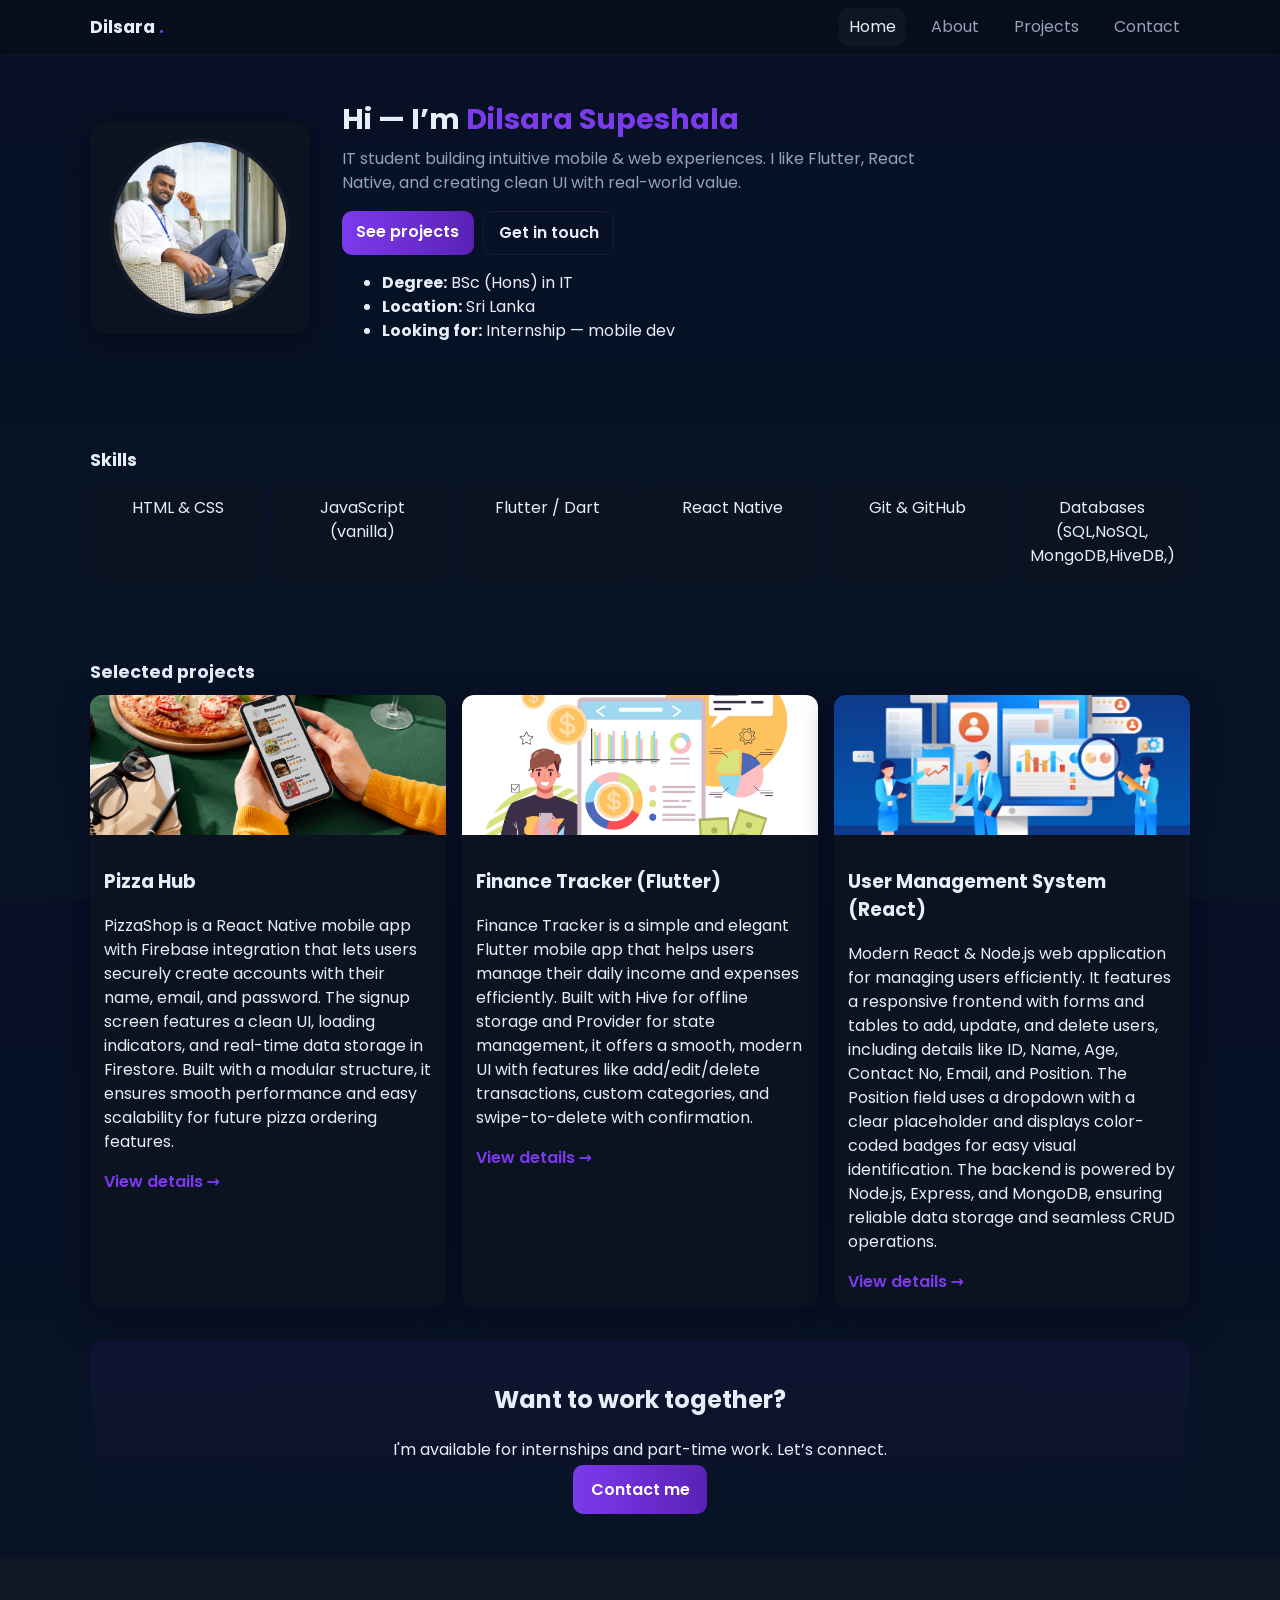
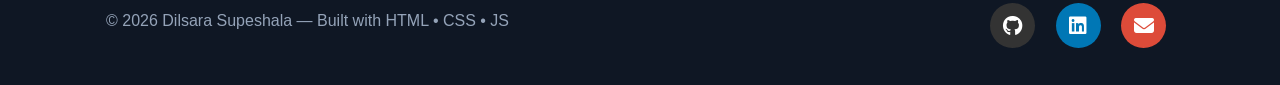
<file: index.html>
<!doctype html>
<html lang="en">
<head>
  <meta charset="utf-8" />
  <meta name="viewport" content="width=device-width,initial-scale=1" />
  <title>Dilsara Supeshala — Portfolio</title>

  
  <link href="https://fonts.googleapis.com/css2?family=Poppins:wght@300;400;600;700&display=swap" rel="stylesheet">

  
  <link rel="stylesheet" href="css/style.css">
  <link
  rel="stylesheet"
  href="https://cdnjs.cloudflare.com/ajax/libs/font-awesome/6.4.0/css/all.min.css"
/>

  <meta name="description" content="Dilsara Supeshala — IT student portfolio (HTML / CSS / JS)." />
</head>
<body>
  <header class="site-header">
    <div class="container header-inner">
      <a class="logo" href="index.html">Dilsara<span class="logo-dot">.</span></a>

      <nav class="main-nav" aria-label="Primary navigation">
        <button class="nav-toggle" aria-expanded="false" aria-controls="nav-list">
          <span class="sr-only">Toggle navigation</span>
          ☰
        </button>
        <ul id="nav-list" class="nav-list">
          <li><a href="index.html" class="nav-link active">Home</a></li>
          <li><a href="about.html" class="nav-link">About</a></li>
          <li><a href="projects.html" class="nav-link">Projects</a></li>
          <li><a href="contact.html" class="nav-link">Contact</a></li>
        </ul>
      </nav>
    </div>
  </header>

  <main>
    
    <section id="hero" class="hero container">
      <div class="hero-content">
        <div class="profile-card" aria-hidden="false">
          <div class="profile-image-wrap">
            <img id="profileImage" src="images/profile.jpg" alt="Profile photo of Dilsara Supeshala">
            <label for="profileUpload" class="upload-btn" title="Upload profile photo">
              <input id="profileUpload" type="file" accept="image/*" hidden>
              <span class="camera"></span>
            </label>
          </div>
          
        </div>

        <div class="hero-text">
          <h1>Hi — I’m <span class="accent">Dilsara Supeshala</span></h1>
          <p class="lead">IT student building intuitive mobile & web experiences. I like Flutter, React Native, and creating clean UI with real-world value.</p>
          <div class="hero-ctas">
            <a href="projects.html" class="btn">See projects</a>
            <a href="contact.html" class="btn btn-ghost">Get in touch</a>
          </div>

          <ul class="quick-meta">
            <li><strong>Degree:</strong> BSc (Hons) in IT</li>
            <li><strong>Location:</strong> Sri Lanka</li>
            <li><strong>Looking for:</strong> Internship — mobile dev</li>
          </ul>
        </div>
      </div>
    </section>

   
    <section id="skills" class="section container">
      <h2 class="section-title">Skills</h2>
      <div class="skills-grid" role="list">
        <div class="skill" role="listitem">HTML & CSS</div>
        <div class="skill" role="listitem">JavaScript (vanilla)</div>
        <div class="skill" role="listitem">Flutter / Dart</div>
        <div class="skill" role="listitem">React Native</div>
        <div class="skill" role="listitem">Git & GitHub</div>
        <div class="skill" role="listitem">Databases (SQL,NoSQL,</br>MongoDB,HiveDB,)</div>
      </div>
    </section>

    
    <section id="projects-preview" class="section container">
      <h2 class="section-title">Selected projects</h2>
      <div class="projects-grid">
        <article class="project-card">
          <img src="images/project1.jpg" alt="Project 1 screenshot">
          <div class="project-body">
            <h3>Pizza Hub</h3>
            <div class="project-actions">
              <p>PizzaShop is a React Native mobile app with Firebase integration that lets users securely create accounts with their name, email, and password. The signup screen features a clean UI, loading indicators, and real-time data storage in Firestore. Built with a modular structure, it ensures smooth performance and easy scalability for future pizza ordering features.</p>
              <a href="projects.html" class="link">View details →</a>
            </div>
          </div>
        </article>

        <article class="project-card">
          <img src="images/project2.jpg" alt="Project 2 screenshot">
          <div class="project-body">
            <h3>Finance Tracker (Flutter)</h3>
            <p>Finance Tracker is a simple and elegant Flutter mobile app that helps users manage their daily income and expenses efficiently.
Built with Hive for offline storage and Provider for state management, it offers a smooth, modern UI with features like add/edit/delete transactions, custom categories, and swipe-to-delete with confirmation.</p>
            <div class="project-actions">
              <a href="projects.html" class="link">View details →</a>
            </div>
          </div>
        </article>

        <article class="project-card">
          <img src="images/project3.jpg" alt="Project 3 screenshot">
          <div class="project-body">
            <h3>User Management System (React)</h3>
            <p>Modern React & Node.js web application for managing users efficiently. It features a responsive frontend with forms and tables to add, update, and delete users, including details like ID, Name, Age, Contact No, Email, and Position. The Position field uses a dropdown with a clear placeholder and displays color-coded badges for easy visual identification. The backend is powered by Node.js, Express, and MongoDB, ensuring reliable data storage and seamless CRUD operations.</p>
            <div class="project-actions">
              <a href="projects.html" class="link">View details →</a>
            </div>
          </div>
        </article>
      </div>
    </section>

    
    <section id="contact-cta" class="section container contact-cta">
      <h2>Want to work together?</h2>
      <p>I'm available for internships and part-time work. Let’s connect.</p>
      <a href="contact.html" class="btn large">Contact me</a>
    </section>
  </main>

  <footer class="site-footer">
  <div class="container footer-inner">
    <p>© <span id="year"></span> Dilsara Supeshala — Built with HTML • CSS • JS</p>
    <div class="socials">
      <a href="https://github.com/dilsara12" aria-label="GitHub" class="social-icon github">
        <i class="fab fa-github"></i>
      </a>
      <a href="https://www.linkedin.com/in/dilsara-supeshala-5811591b7/" aria-label="LinkedIn" class="social-icon linkedin">
        <i class="fab fa-linkedin"></i>
      </a>
      <a href="mailto:dilsarasup@gmail.com" aria-label="Email" class="social-icon email">
        <i class="fas fa-envelope"></i>
      </a>
    </div>
  </div>
</footer>


  
  <script src="js/script.js" defer></script>
</body>
</html>
</file>
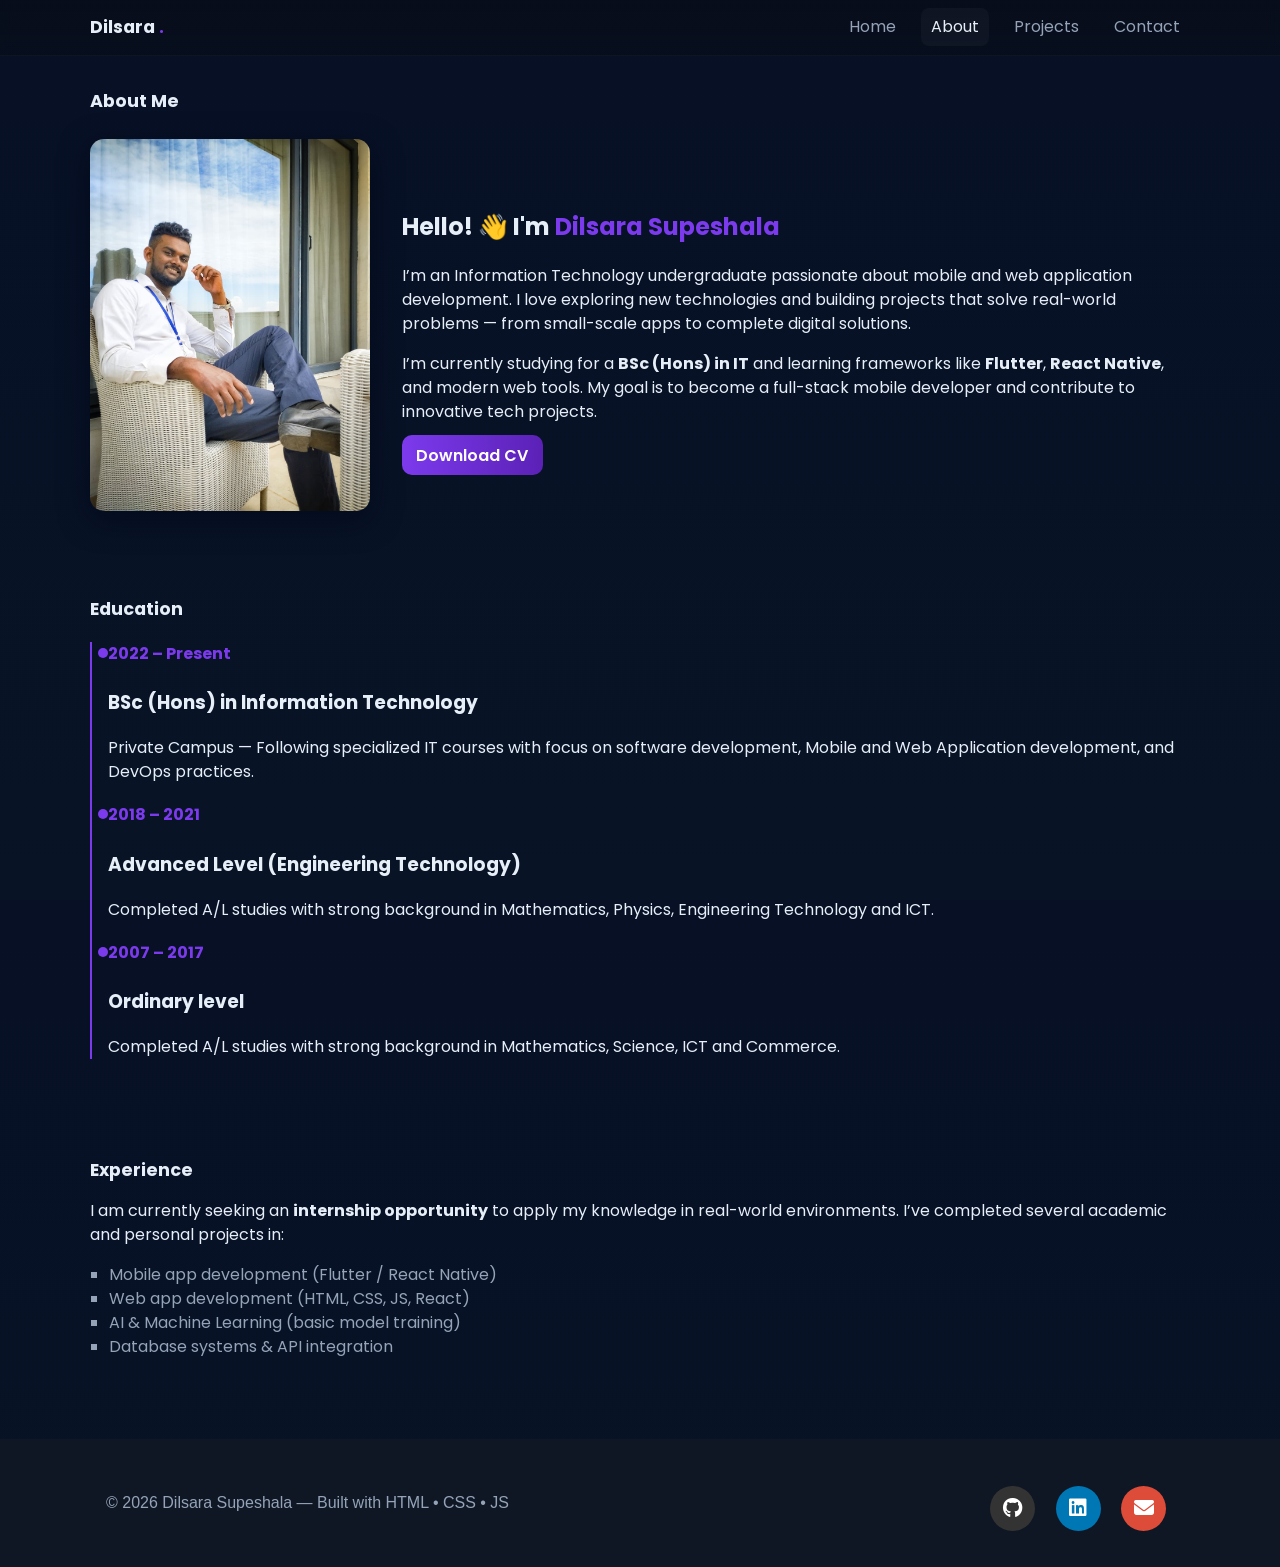
<file: about.html>
<!doctype html>
<html lang="en">
<head>
  <meta charset="utf-8">
  <meta name="viewport" content="width=device-width,initial-scale=1">
  <title>About — Dilsara Supeshala</title>

  <link href="https://fonts.googleapis.com/css2?family=Poppins:wght@300;400;600;700&display=swap" rel="stylesheet">
  <link rel="stylesheet" href="css/style.css">
  <link
  rel="stylesheet"
  href="https://cdnjs.cloudflare.com/ajax/libs/font-awesome/6.4.0/css/all.min.css"
/>
</head>

<body>
  
  <header class="site-header">
    <div class="container header-inner">
      <a class="logo" href="index.html">Dilsara<span class="logo-dot">.</span></a>
      <nav class="main-nav" aria-label="Primary navigation">
        <button class="nav-toggle" aria-expanded="false" aria-controls="nav-list">☰</button>
        <ul id="nav-list" class="nav-list">
          <li><a href="index.html" class="nav-link">Home</a></li>
          <li><a href="about.html" class="nav-link active">About</a></li>
          <li><a href="projects.html" class="nav-link">Projects</a></li>
          <li><a href="contact.html" class="nav-link">Contact</a></li>
        </ul>
      </nav>
    </div>
  </header>

 
  <main>
    <section class="section container about-section">
      <h1 class="section-title">About Me</h1>
      <div class="about-content">
        
        <div class="about-photo">
          <img id="profileImage" src="images/profile.jpg" alt="Dilsara Supeshala photo">
        </div>

       
        <div class="about-text">
          <h2>Hello! 👋 I'm <span class="accent">Dilsara Supeshala</span></h2>
          <p>
            I’m an Information Technology undergraduate passionate about mobile and web application development.
            I love exploring new technologies and building projects that solve real-world problems — from small-scale
            apps to complete digital solutions.
          </p>
          <p>
            I’m currently studying for a <strong>BSc (Hons) in IT</strong> and learning frameworks like
            <strong>Flutter</strong>, <strong>React Native</strong>, and modern web tools. My goal is to become a
            full-stack mobile developer and contribute to innovative tech projects.
          </p>

          <div class="cv-section">
            <a href="files/Web And Mobile2.pdf" class="btn" download>Download CV</a>
          </div>
        </div>
      </div>
    </section>

    
    <section class="section container education-section">
      <h2 class="section-title">Education</h2>
      <div class="timeline">
        <div class="timeline-item">
          <span class="year">2022 – Present</span>
          <h3>BSc (Hons) in Information Technology</h3>
          <p>Private Campus — Following specialized IT courses with focus on software development, Mobile and Web Application development, and DevOps practices.</p>
        </div>

        <div class="timeline-item">
          <span class="year">2018 – 2021</span>
          <h3>Advanced Level (Engineering Technology)</h3>
          <p>Completed A/L studies with strong background in Mathematics, Physics, Engineering Technology and ICT.</p>
        </div>

        <div class="timeline-item">
          <span class="year">2007 – 2017</span>
          <h3>Ordinary level </h3>
          <p>Completed A/L studies with strong background in Mathematics, Science, ICT and Commerce.</p>
        </div>
      </div>
    </section>

    
    <section class="section container experience-section">
      <h2 class="section-title">Experience</h2>
      <p>
        I am currently seeking an <strong>internship opportunity</strong> to apply my knowledge in real-world environments.
        I’ve completed several academic and personal projects in:
      </p>

      <ul class="experience-list">
        <li>Mobile app development (Flutter / React Native)</li>
        <li>Web app development (HTML, CSS, JS, React)</li>
        <li>AI & Machine Learning (basic model training)</li>
        <li>Database systems & API integration</li>
      </ul>
    </section>
  </main>

  
  <footer class="site-footer">
  <div class="container footer-inner">
    <p>© <span id="year"></span> Dilsara Supeshala — Built with HTML • CSS • JS</p>
    <div class="socials">
      <a href="https://github.com/dilsara12" aria-label="GitHub" class="social-icon github">
        <i class="fab fa-github"></i>
      </a>
      <a href="https://www.linkedin.com/in/dilsara-supeshala-5811591b7/" aria-label="LinkedIn" class="social-icon linkedin">
        <i class="fab fa-linkedin"></i>
      </a>
      <a href="mailto:dilsarasup@gmail.com" aria-label="Email" class="social-icon email">
        <i class="fas fa-envelope"></i>
      </a>
    </div>
  </div>
</footer>

  <script src="js/script.js" defer></script>
</body>
</html>
</file>
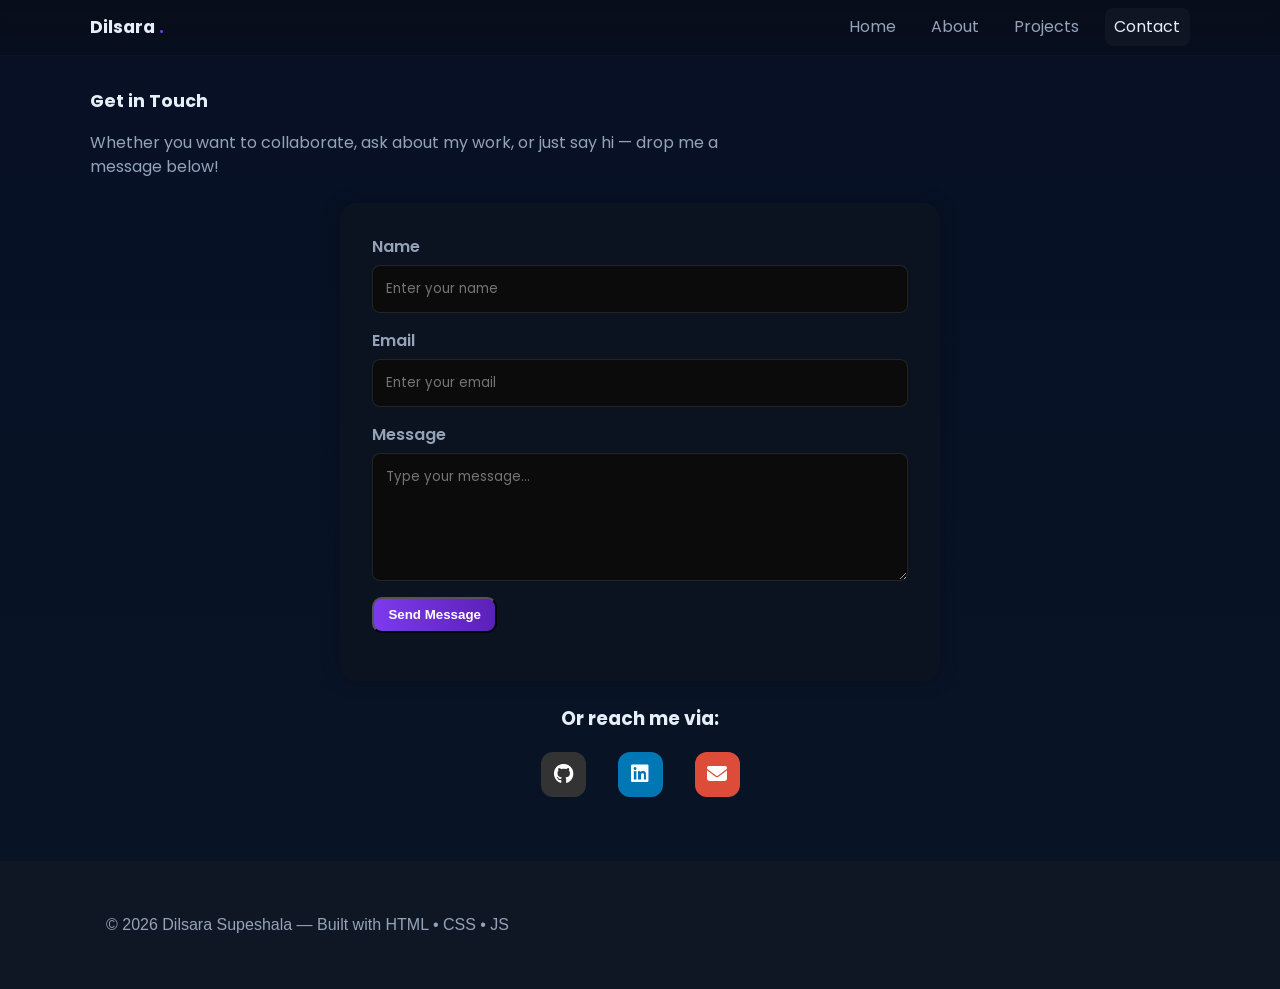
<file: contact.html>
<!doctype html>
<html lang="en">
<head>
  <meta charset="utf-8" />
  <meta name="viewport" content="width=device-width,initial-scale=1" />
  <title>Contact — Dilsara Supeshala</title>
  <link href="https://fonts.googleapis.com/css2?family=Poppins:wght@300;400;600;700&display=swap" rel="stylesheet">
  <link rel="stylesheet" href="css/style.css">
  <link
  rel="stylesheet"
  href="https://cdnjs.cloudflare.com/ajax/libs/font-awesome/6.4.0/css/all.min.css"
/>
<link
  rel="stylesheet"
  href="https://cdnjs.cloudflare.com/ajax/libs/font-awesome/6.4.0/css/all.min.css"
/>
</head>

<body>
  
  <header class="site-header">
    <div class="container header-inner">
      <a class="logo" href="index.html">Dilsara<span class="logo-dot">.</span></a>
      <nav class="main-nav">
        <button class="nav-toggle" aria-expanded="false" aria-controls="nav-list">☰</button>
        <ul id="nav-list" class="nav-list">
          <li><a href="index.html" class="nav-link">Home</a></li>
          <li><a href="about.html" class="nav-link">About</a></li>
          <li><a href="projects.html" class="nav-link">Projects</a></li>
          <li><a href="contact.html" class="nav-link active">Contact</a></li>
        </ul>
      </nav>
    </div>
  </header>

 
  <main>
    <section class="section container contact-section">
      <h1 class="section-title">Get in Touch</h1>
      <p class="intro-text">
        Whether you want to collaborate, ask about my work, or just say hi — drop me a message below!
      </p>

      <form id="contactForm" class="contact-form">
        <div class="form-group">
          <label for="name">Name</label>
          <input type="text" id="name" placeholder="Enter your name" required>
        </div>

        <div class="form-group">
          <label for="email">Email</label>
          <input type="email" id="email" placeholder="Enter your email" required>
        </div>

        <div class="form-group">
          <label for="message">Message</label>
          <textarea id="message" rows="5" placeholder="Type your message..." required></textarea>
        </div>

        <button type="submit" class="btn">Send Message</button>
        <p id="formMsg" class="form-msg"></p>
      </form>

      <div class="social-contact">
  <h3><center>Or reach me via:</center></h3>
  <div class="social-links">
    <a href="https://github.com/dilsara12" aria-label="GitHub" class="social-icon github">
      <i class="fab fa-github"></i> 
    </a>
    <a href="https://www.linkedin.com/in/dilsara-supeshala-5811591b7/" aria-label="LinkedIn" class="social-icon linkedin">
      <i class="fab fa-linkedin"></i> 
    </a>
    <a href="mailto:dilsarasupeshala@gmail.com" aria-label="Email" class="social-icon email">
      <i class="fas fa-envelope"></i> 
    </a>
  </div>
</div>
    </section>
  </main>

  
  <footer class="site-footer">
    <div class="container footer-inner">
      <p>© <span id="year"></span> Dilsara Supeshala — Built with HTML • CSS • JS</p>
    </div>
  </footer>

  <script src="js/script.js" defer></script>
</body>
</html>
</file>
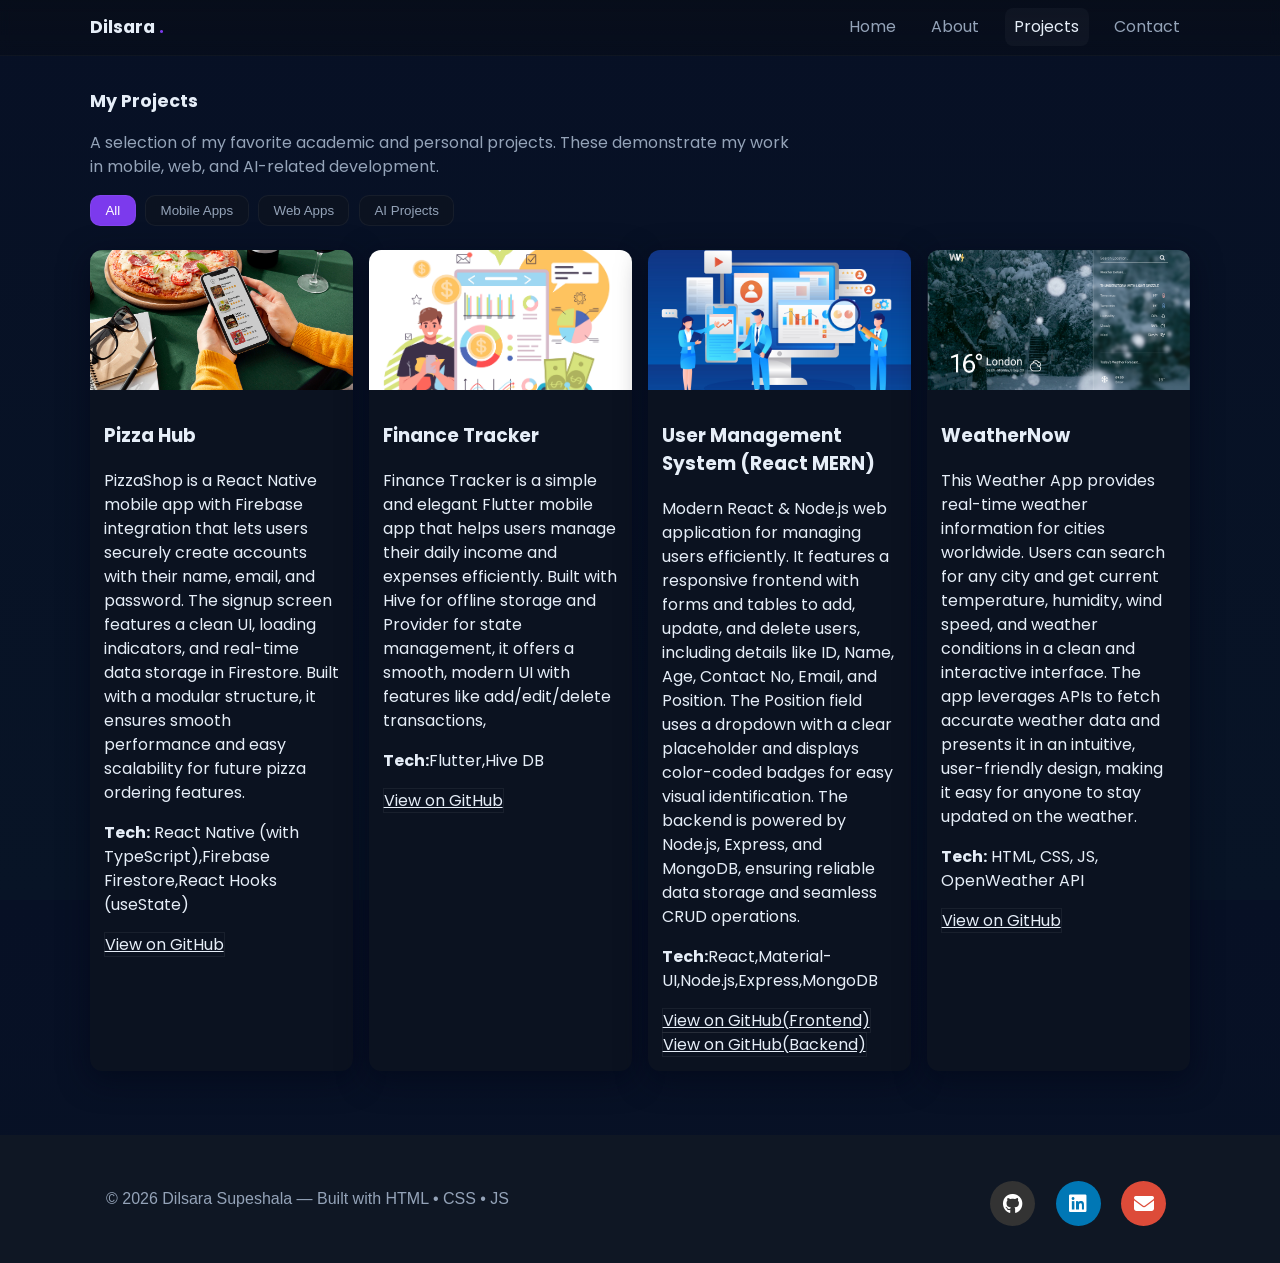
<file: projects.html>
<!doctype html>
<html lang="en">
<head>
  <meta charset="utf-8" />
  <meta name="viewport" content="width=device-width,initial-scale=1" />
  <title>Projects — Dilsara Supeshala</title>
  <link href="https://fonts.googleapis.com/css2?family=Poppins:wght@300;400;600;700&display=swap" rel="stylesheet">
  <link rel="stylesheet" href="css/style.css">
  <link
  rel="stylesheet"
  href="https://cdnjs.cloudflare.com/ajax/libs/font-awesome/6.4.0/css/all.min.css"
/>
</head>

<body>
  
  <header class="site-header">
    <div class="container header-inner">
      <a class="logo" href="index.html">Dilsara<span class="logo-dot">.</span></a>
      <nav class="main-nav">
        <button class="nav-toggle" aria-expanded="false" aria-controls="nav-list">☰</button>
        <ul id="nav-list" class="nav-list">
          <li><a href="index.html" class="nav-link">Home</a></li>
          <li><a href="about.html" class="nav-link">About</a></li>
          <li><a href="projects.html" class="nav-link active">Projects</a></li>
          <li><a href="contact.html" class="nav-link">Contact</a></li>
        </ul>
      </nav>
    </div>
  </header>

  <main>
    <section class="section container">
      <h1 class="section-title">My Projects</h1>
      <p class="intro-text">
        A selection of my favorite academic and personal projects.  
        These demonstrate my work in mobile, web, and AI-related development.
      </p>

      
      <div class="filter-bar">
        <button class="filter-btn active" data-filter="all">All</button>
        <button class="filter-btn" data-filter="mobile">Mobile Apps</button>
        <button class="filter-btn" data-filter="web">Web Apps</button>
        <button class="filter-btn" data-filter="ai">AI Projects</button>
      </div>

      <div class="projects-grid" id="projectGrid">
        
        <article class="project-card" data-category="mobile">
          <img src="images/project1.jpg" alt="PizzaShop app screenshot">
          <div class="project-body">
            <h3>Pizza Hub</h3>
            <p>PizzaShop is a React Native mobile app with Firebase integration that lets users securely create accounts with their name, email, and password. The signup screen features a clean UI, loading indicators, and real-time data storage in Firestore. Built with a modular structure, it ensures smooth performance and easy scalability for future pizza ordering features.</p>
            <p><strong>Tech:</strong> React Native (with TypeScript),Firebase Firestore,React Hooks (useState)</p>
            <a href="https://github.com/dilsara12/Pizzahub.git" class="btn-ghost">View on GitHub</a>
          </div>
        </article>

        <article class="project-card" data-category="mobile">
          <img src="images/project2.jpg" alt="Finance Tracker app screenshot">
          <div class="project-body">
            <h3>Finance Tracker</h3>
            <p>Finance Tracker is a simple and elegant Flutter mobile app that helps users manage their daily income and expenses efficiently.
Built with Hive for offline storage and Provider for state management, it offers a smooth, modern UI with features like add/edit/delete transactions,</p>
            <p><strong>Tech:</strong>Flutter,Hive DB</p>
            <a href="https://github.com/dilsara12/finance-tracker-flutter.git" class="btn-ghost">View on GitHub</a>
          </div>
        </article>

        <article class="project-card" data-category="web">
          <img src="images/project3.jpg" alt="User Management System screenshot">
          <div class="project-body">
            <h3>User Management System (React MERN)</h3>
            <p>Modern React & Node.js web application for managing users efficiently. It features a responsive frontend with forms and tables to add, update, and delete users, including details like ID, Name, Age, Contact No, Email, and Position. The Position field uses a dropdown with a clear placeholder and displays color-coded badges for easy visual identification. The backend is powered by Node.js, Express, and MongoDB, ensuring reliable data storage and seamless CRUD operations.</p>
            <p><strong>Tech:</strong>React,Material-UI,Node.js,Express,MongoDB</p>
            <a href="https://github.com/dilsara12/UserManagement-frontend.git" class="btn-ghost">View on GitHub(Frontend)</a>
            <a href="https://github.com/dilsara12/UserManagement-backend.git" class="btn-ghost">View on GitHub(Backend)</a>
          </div>
        </article>

        <article class="project-card" data-category="web">
          <img src="images/project4.png" alt="Weather web app screenshot">
          <div class="project-body">
            <h3>WeatherNow</h3>
            <p>This Weather App provides real-time weather information for cities worldwide. Users can search for any city and get current temperature, humidity, wind speed, and weather conditions in a clean and interactive interface. The app leverages APIs to fetch accurate weather data and presents it in an intuitive, user-friendly design, making it easy for anyone to stay updated on the weather.</p>
            <p><strong>Tech:</strong> HTML, CSS, JS, OpenWeather API</p>
            <a href="https://github.com/dilsara12/weather-web-ci.git" class="btn-ghost">View on GitHub</a>
          </div>
        </article>
      </div>
    </section>
  </main>

  
  <footer class="site-footer">
  <div class="container footer-inner">
    <p>© <span id="year"></span> Dilsara Supeshala — Built with HTML • CSS • JS</p>
    <div class="socials">
      <a href="https://github.com/dilsara12" aria-label="GitHub" class="social-icon github">
        <i class="fab fa-github"></i>
      </a>
      <a href="https://www.linkedin.com/in/dilsara-supeshala-5811591b7/" aria-label="LinkedIn" class="social-icon linkedin">
        <i class="fab fa-linkedin"></i>
      </a>
      <a href="mailto:dilsarasup@gmail.com" aria-label="Email" class="social-icon email">
        <i class="fas fa-envelope"></i>
      </a>
    </div>
  </div>
</footer>

  <script src="js/script.js" defer></script>
</body>
</html>
</file>
<file: css/style.css>
:root{
  --bg:#0f1724;
  --card:#0b1220;
  --muted:#94a3b8;
  --accent:#7c3aed;
  --text:#e6eef8;
  --glass: rgba(255,255,255,0.03);
  --radius: 14px;
  --container: 1100px;
  --gap: 1rem;
  --shadow: 0 8px 30px rgba(2,6,23,0.6);
  font-family: 'Poppins', system-ui, sans-serif;
}


*{box-sizing:border-box}
html,body{height:100%}
body{
  margin:0;
  background: linear-gradient(180deg, #071025 0%, #081426 100%);
  color:var(--text);
  -webkit-font-smoothing:antialiased;
  -moz-osx-font-smoothing:grayscale;
  line-height:1.5;
  padding-bottom:4rem;
  font-size:16px;
}
.container{max-width:var(--container);margin:0 auto;padding:1rem}


.site-header{position:sticky;top:0;backdrop-filter: blur(6px);background:linear-gradient(180deg, rgba(8,12,20,0.6), rgba(8,12,20,0.45));border-bottom:1px solid rgba(255,255,255,0.03);z-index:40}
.header-inner{display:flex;align-items:center;justify-content:space-between;padding:0.9rem 0}
.logo{font-weight:700;color:var(--text);text-decoration:none;font-size:1.1rem}
.logo-dot{color:var(--accent);margin-left:4px}
.main-nav{display:flex;align-items:center}
.nav-list{list-style:none;padding:0;margin:0;display:flex;gap:1rem;align-items:center}
.nav-link{color:var(--muted);text-decoration:none;padding:0.45rem 0.6rem;border-radius:8px}
.nav-link:hover,.nav-link.active{color:var(--text);background:var(--glass)}


.nav-toggle{display:none;background:none;border:0;color:var(--text);font-size:1.1rem;padding:0.35rem}


.hero{padding:2.6rem 0;display:grid;align-items:center}
.hero-content{display:flex;flex-wrap:wrap;gap:2rem;align-items:center}
.profile-card{background:var(--card);padding:1rem;border-radius:var(--radius);box-shadow:var(--shadow);min-width:220px;display:flex;flex-direction:column;align-items:center}
.profile-image-wrap{position:relative;width:180px;height:180px;border-radius:999px;overflow:hidden;border:4px solid rgba(255,255,255,0.04)}
.profile-image-wrap img{width:100%;height:100%;object-fit:cover;display:block}
.upload-btn{position:absolute;right:6px;bottom:6px;background:rgba(0,0,0,0.5);padding:8px;border-radius:10px;color:var(--text);cursor:pointer}
.reset-btn{margin-top:0.6rem;background:transparent;border:1px solid rgba(255,255,255,0.06);color:var(--muted);padding:0.35rem 0.6rem;border-radius:8px;cursor:pointer}

.hero-text{max-width:620px}
h1{font-size:1.8rem;margin:0 0 0.4rem}
.accent{color:var(--accent)}
.lead{color:var(--muted);margin:0 0 1rem}
.hero-ctas{display:flex;gap:0.6rem;margin-bottom:0.8rem}
.btn{background:linear-gradient(90deg,var(--accent),#5b21b6);padding:0.55rem 0.9rem;border-radius:10px;color:white;text-decoration:none;font-weight:600}
.btn-ghost{background:transparent;border:1px solid rgba(255,255,255,0.06);color:var(--text)}
.large{padding:0.8rem 1.1rem}


.section{padding:2rem 0}
.section-title{font-size:1.1rem;margin-bottom:0.6rem}
.skills-grid{display:grid;grid-template-columns:repeat(auto-fit,minmax(140px,1fr));gap:0.6rem}
.skill{background:var(--card);padding:0.8rem;border-radius:12px;text-align:center;color:var(--text)}


.projects-grid{display:grid;grid-template-columns:repeat(auto-fit,minmax(220px,1fr));gap:1rem}
.project-card{background:var(--card);border-radius:12px;overflow:hidden;box-shadow:var(--shadow);display:flex;flex-direction:column}
.project-card img{width:100%;height:140px;object-fit:cover}
.project-body{padding:0.85rem}
.project-actions{margin-top:0.6rem}
.link{color:var(--accent);text-decoration:none;font-weight:600}


.contact-cta{text-align:center;background:linear-gradient(180deg, rgba(124,58,237,0.06), transparent);padding:1.4rem;border-radius:12px;}


.site-footer{margin-top:2rem;padding:1rem 0;color:var(--muted)}
.footer-inner{display:flex;justify-content:space-between;align-items:center;gap:1rem;flex-wrap:wrap}


.sr-only{position:absolute;width:1px;height:1px;padding:0;margin:-1px;overflow:hidden;clip:rect(0 0 0 0);white-space:nowrap;border:0}


@media (max-width:880px){
  .hero-content{flex-direction:column-reverse;align-items:center}
  .nav-list{position:absolute;right:1rem;top:56px;background:rgba(6,10,18,0.95);padding:0.8rem;border-radius:10px;flex-direction:column;display:none}
  .nav-list.open{display:flex}
  .nav-toggle{display:inline-block}
}

.about-content {
  display: flex;
  flex-wrap: wrap;
  align-items: center;
  gap: 2rem;
  margin-top: 1.5rem;
}

.about-photo {
  flex: 1 1 220px;
  max-width: 280px;
}

.about-photo img {
  width: 100%;
  border-radius: var(--radius);
  box-shadow: var(--shadow);
  object-fit: cover;
}

.about-text {
  flex: 2 1 400px;
}

.cv-section {
  margin-top: 1.2rem;
}

.timeline {
  margin-top: 1.2rem;
  border-left: 2px solid var(--accent);
  padding-left: 1rem;
}

.timeline-item {
  margin-bottom: 1.2rem;
  position: relative;
}

.timeline-item::before {
  content: "";
  position: absolute;
  left: -10px;
  top: 6px;
  width: 10px;
  height: 10px;
  background: var(--accent);
  border-radius: 50%;
}

.year {
  font-weight: bold;
  color: var(--accent);
  display: inline-block;
  margin-bottom: 0.3rem;
}

.experience-list {
  margin-top: 1rem;
  padding-left: 1.2rem;
  list-style: square;
  color: var(--muted);
}

@media (max-width: 768px) {
  .about-content {
    flex-direction: column;
    text-align: center;
  }
  .about-photo img {
    max-width: 240px;
  }
}

.intro-text {
  color: var(--muted);
  max-width: 700px;
  margin-bottom: 1rem;
}

.filter-bar {
  display: flex;
  flex-wrap: wrap;
  gap: 0.6rem;
  margin-bottom: 1.5rem;
}

.filter-btn {
  background: var(--card);
  border: 1px solid rgba(255,255,255,0.05);
  padding: 0.45rem 0.9rem;
  border-radius: 10px;
  color: var(--muted);
  cursor: pointer;
  transition: 0.25s ease;
}

.filter-btn.active, .filter-btn:hover {
  background: var(--accent);
  color: white;
}


.contact-form {
  max-width: 600px;
  margin: 1.5rem auto;
  background: var(--card);
  padding: 2rem;
  border-radius: 16px;
  box-shadow: 0 0 20px rgba(0,0,0,0.2);
}

.contact-form .form-group {
  display: flex;
  flex-direction: column;
  margin-bottom: 1rem;
}

.contact-form label {
  font-weight: 600;
  margin-bottom: 0.4rem;
  color: var(--muted);
}

.contact-form input,
.contact-form textarea {
  background: #0b0b0b;
  border: 1px solid rgba(255,255,255,0.1);
  border-radius: 8px;
  padding: 0.8rem;
  color: white;
  font-family: 'Poppins', sans-serif;
}

.contact-form input:focus,
.contact-form textarea:focus {
  outline: none;
  border-color: var(--accent);
}

.form-msg {
  margin-top: 0.5rem;
  font-weight: 600;
}

.social-section {
  text-align: center;
  margin-top: 3rem;
}

.social-links {
  display: flex;
  justify-content: center;
  gap: 1rem;
  margin-top: 1rem;
}

.social-links a {
  background: var(--accent);
  padding: 0.6rem 1.2rem;
  border-radius: 12px;
  color: white;
  font-weight: 500;
  transition: 0.3s;
}

.social-links a:hover {
  transform: scale(1.05);
}

.site-footer {
  background: #0f1724;
  padding: 20px 0;
  text-align: center;
  font-family: Arial, sans-serif;
}

.socials {
  margin-top: 10px;
  
}

.social-icon {
  display: inline-flex;
  align-items: center;
  justify-content: center;
  width: 45px;
  height: 45px;
  margin: 0 8px;
  border-radius: 50%;
  color: #fff;
  text-decoration: none;
  transition: transform 0.3s, opacity 0.3s;
}

.social-icon i {
  font-size: 20px;
}


.social-icon.github { background: #333; }
.social-icon.linkedin { background: #0077b5; }
.social-icon.email { background: #dd4b39; }

.social-icon:hover {
  transform: scale(1.2);
  opacity: 0.8;
}
</file>
